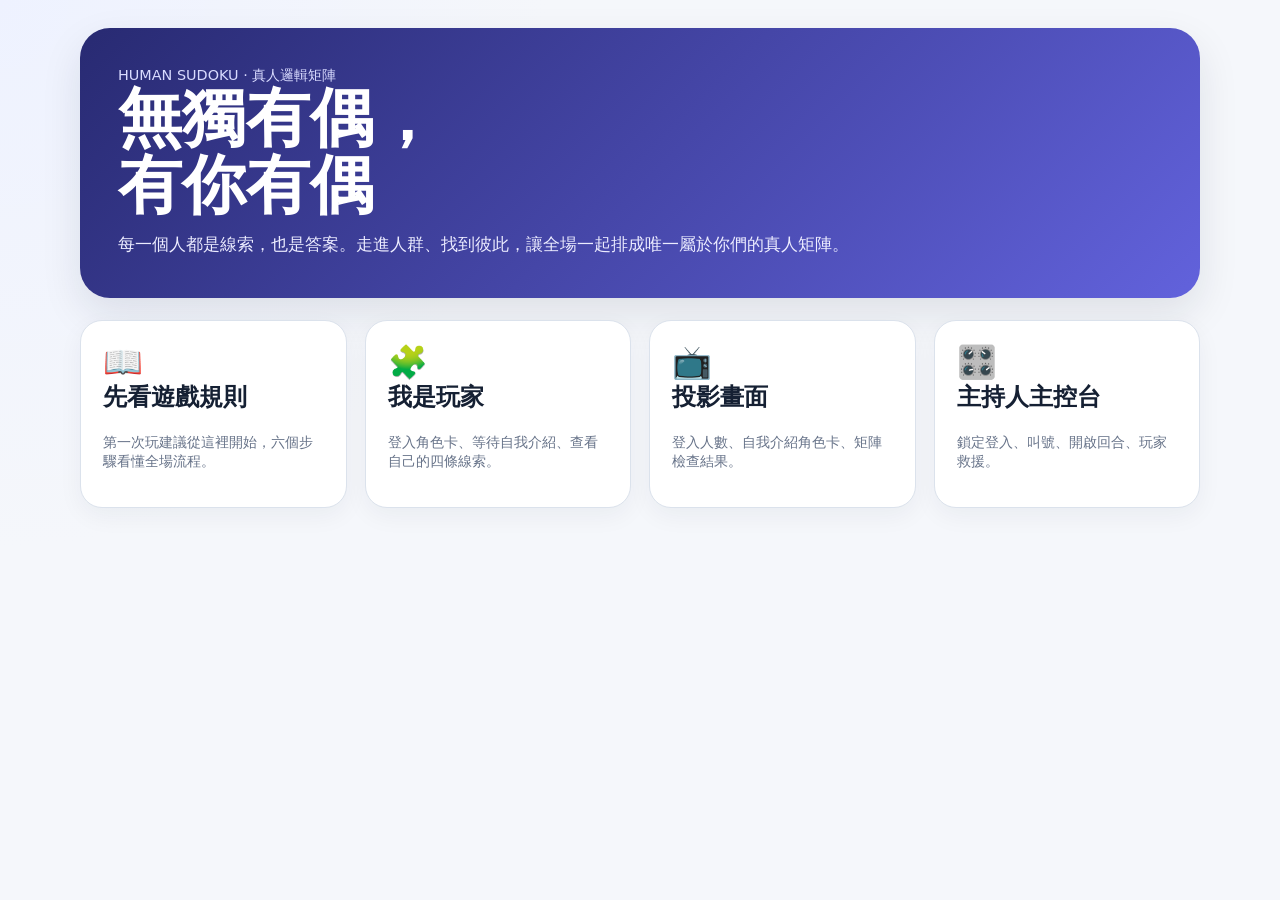
<file: index.html>
<!doctype html><html lang="zh-Hant"><head><meta charset="utf-8"><meta name="viewport" content="width=device-width,initial-scale=1"><title>無獨有偶，有你有偶</title><link rel="stylesheet" href="styles.css"></head><body><main class="wrap">
<section class="hero"><div class="small" style="color:#d9dbff">HUMAN SUDOKU · 真人邏輯矩陣</div><h1>無獨有偶，<br>有你有偶</h1><p>每一個人都是線索，也是答案。走進人群、找到彼此，讓全場一起排成唯一屬於你們的真人矩陣。</p></section>
<section class="grid cards">
<a class="card navcard" href="rules.html"><div class="icon">📖</div><h2>先看遊戲規則</h2><p class="small">第一次玩建議從這裡開始，六個步驟看懂全場流程。</p></a>
<a class="card navcard" href="player.html"><div class="icon">🧩</div><h2>我是玩家</h2><p class="small">登入角色卡、等待自我介紹、查看自己的四條線索。</p></a>
<a class="card navcard" href="screen.html"><div class="icon">📺</div><h2>投影畫面</h2><p class="small">登入人數、自我介紹角色卡、矩陣檢查結果。</p></a>
<a class="card navcard" href="admin.html"><div class="icon">🎛️</div><h2>主持人主控台</h2><p class="small">鎖定登入、叫號、開啟回合、玩家救援。</p></a>
</section></main></body></html>
</file>
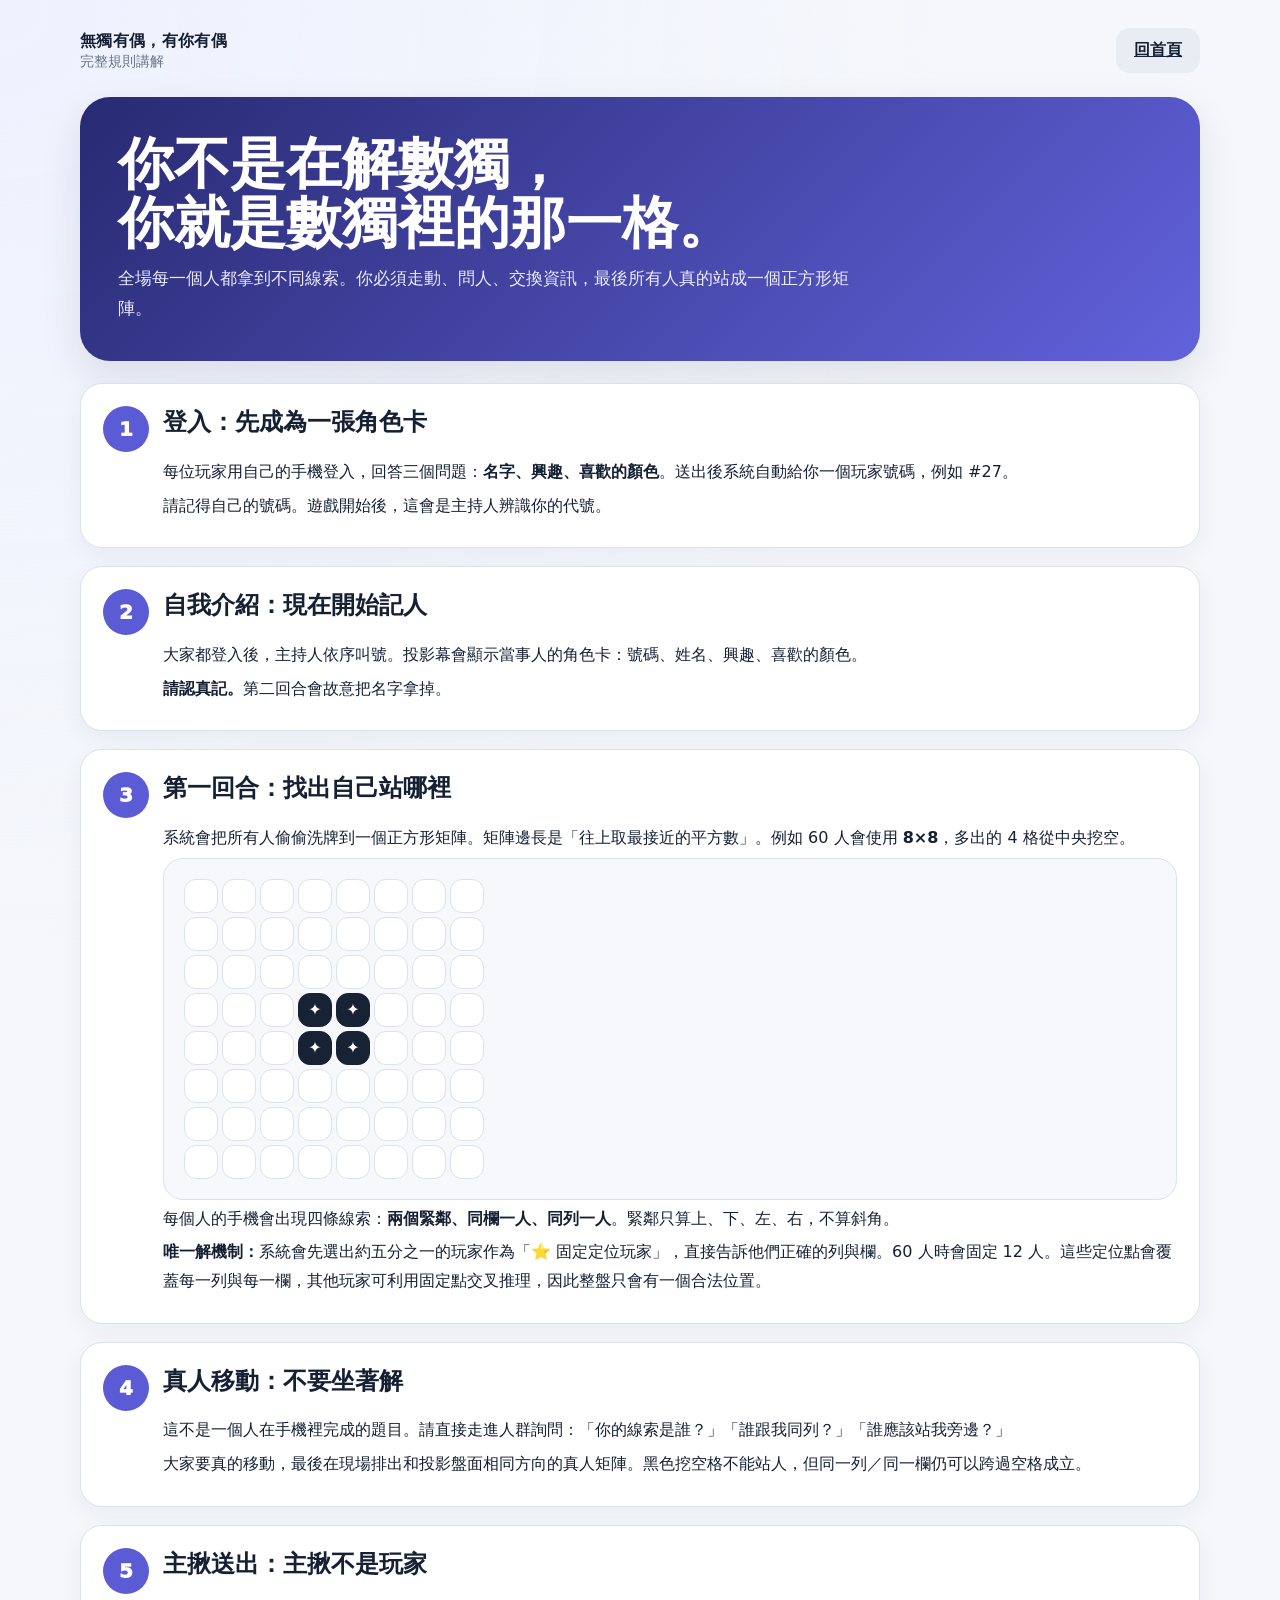
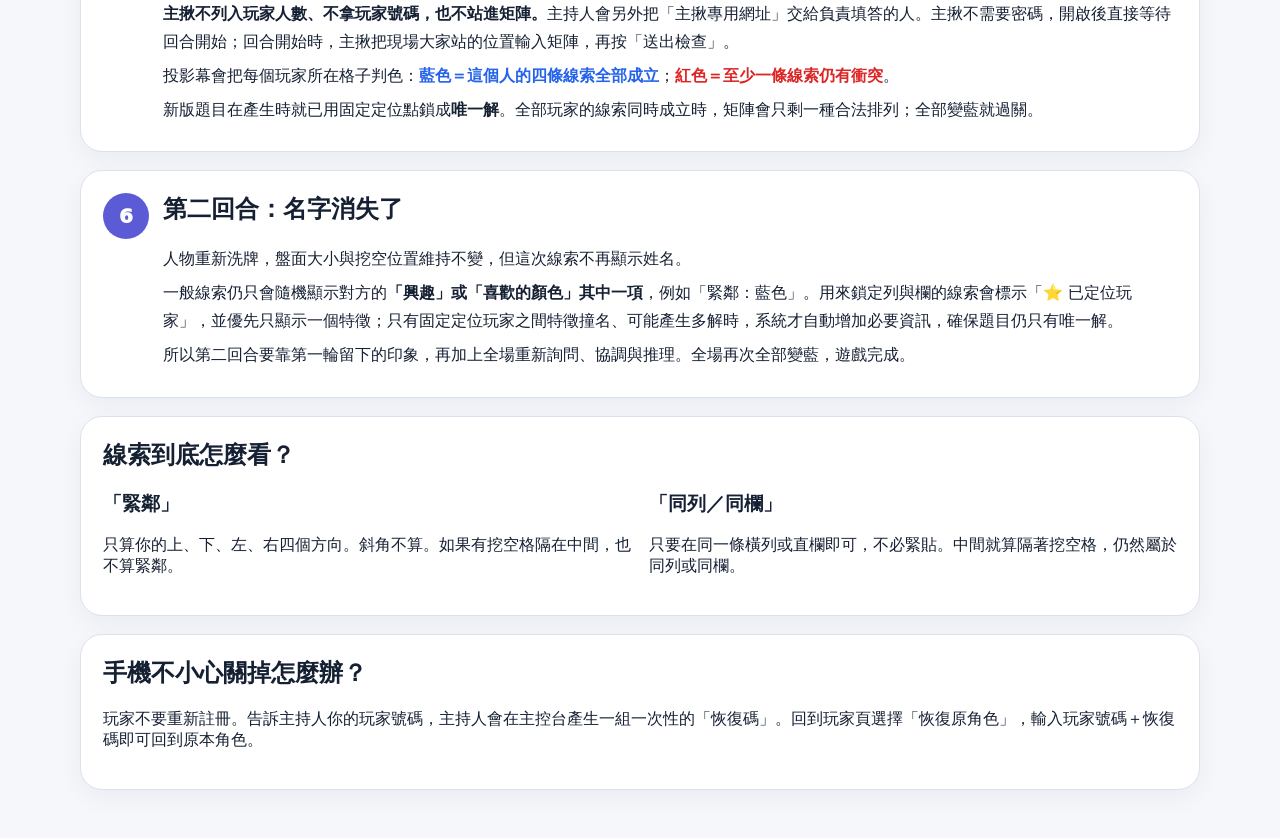
<file: rules.html>
<!doctype html><html lang="zh-Hant"><head><meta charset="utf-8"><meta name="viewport" content="width=device-width,initial-scale=1"><title>遊戲規則｜無獨有偶，有你有偶</title><link rel="stylesheet" href="styles.css"></head><body><main class="wrap"><div class="topbar"><div><div class="brand">無獨有偶，有你有偶</div><div class="small">完整規則講解</div></div><a class="btn" href="index.html">回首頁</a></div>
<section class="hero"><h1 style="font-size:clamp(2rem,5vw,3.5rem)">你不是在解數獨，<br>你就是數獨裡的那一格。</h1><p>全場每一個人都拿到不同線索。你必須走動、問人、交換資訊，最後所有人真的站成一個正方形矩陣。</p></section>
<section class="grid" style="margin-top:22px">
<div class="card rule-step"><div class="step-no">1</div><div><h2>登入：先成為一張角色卡</h2><p>每位玩家用自己的手機登入，回答三個問題：<b>名字、興趣、喜歡的顏色</b>。送出後系統自動給你一個玩家號碼，例如 #27。</p><p>請記得自己的號碼。遊戲開始後，這會是主持人辨識你的代號。</p></div></div>
<div class="card rule-step"><div class="step-no">2</div><div><h2>自我介紹：現在開始記人</h2><p>大家都登入後，主持人依序叫號。投影幕會顯示當事人的角色卡：號碼、姓名、興趣、喜歡的顏色。</p><p><b>請認真記。</b>第二回合會故意把名字拿掉。</p></div></div>
<div class="card rule-step"><div class="step-no">3</div><div><h2>第一回合：找出自己站哪裡</h2><p>系統會把所有人偷偷洗牌到一個正方形矩陣。矩陣邊長是「往上取最接近的平方數」。例如 60 人會使用 <b>8×8</b>，多出的 4 格從中央挖空。</p><div class="rule-demo"><div class="matrix" style="grid-template-columns:repeat(8,34px);gap:4px" id="demo"></div></div><p>每個人的手機會出現四條線索：<b>兩個緊鄰、同欄一人、同列一人</b>。緊鄰只算上、下、左、右，不算斜角。</p><p><b>唯一解機制：</b>系統會先選出約五分之一的玩家作為「⭐ 固定定位玩家」，直接告訴他們正確的列與欄。60 人時會固定 12 人。這些定位點會覆蓋每一列與每一欄，其他玩家可利用固定點交叉推理，因此整盤只會有一個合法位置。</p></div></div>
<div class="card rule-step"><div class="step-no">4</div><div><h2>真人移動：不要坐著解</h2><p>這不是一個人在手機裡完成的題目。請直接走進人群詢問：「你的線索是誰？」「誰跟我同列？」「誰應該站我旁邊？」</p><p>大家要真的移動，最後在現場排出和投影盤面相同方向的真人矩陣。黑色挖空格不能站人，但同一列／同一欄仍可以跨過空格成立。</p></div></div>
<div class="card rule-step"><div class="step-no">5</div><div><h2>主揪送出：主揪不是玩家</h2><p><b>主揪不列入玩家人數、不拿玩家號碼，也不站進矩陣。</b>主持人會另外把「主揪專用網址」交給負責填答的人。主揪不需要密碼，開啟後直接等待回合開始；回合開始時，主揪把現場大家站的位置輸入矩陣，再按「送出檢查」。</p><p>投影幕會把每個玩家所在格子判色：<b style="color:#2563eb">藍色＝這個人的四條線索全部成立</b>；<b style="color:#dc2626">紅色＝至少一條線索仍有衝突</b>。</p><p>新版題目在產生時就已用固定定位點鎖成<b>唯一解</b>。全部玩家的線索同時成立時，矩陣會只剩一種合法排列；全部變藍就過關。</p></div></div>
<div class="card rule-step"><div class="step-no">6</div><div><h2>第二回合：名字消失了</h2><p>人物重新洗牌，盤面大小與挖空位置維持不變，但這次線索不再顯示姓名。</p><p>一般線索仍只會隨機顯示對方的<b>「興趣」或「喜歡的顏色」其中一項</b>，例如「緊鄰：藍色」。用來鎖定列與欄的線索會標示「⭐ 已定位玩家」，並優先只顯示一個特徵；只有固定定位玩家之間特徵撞名、可能產生多解時，系統才自動增加必要資訊，確保題目仍只有唯一解。</p><p>所以第二回合要靠第一輪留下的印象，再加上全場重新詢問、協調與推理。全場再次全部變藍，遊戲完成。</p></div></div>
<div class="card"><h2>線索到底怎麼看？</h2><div class="split"><div><h3>「緊鄰」</h3><p>只算你的上、下、左、右四個方向。斜角不算。如果有挖空格隔在中間，也不算緊鄰。</p></div><div><h3>「同列／同欄」</h3><p>只要在同一條橫列或直欄即可，不必緊貼。中間就算隔著挖空格，仍然屬於同列或同欄。</p></div></div></div>
<div class="card"><h2>手機不小心關掉怎麼辦？</h2><p>玩家不要重新註冊。告訴主持人你的玩家號碼，主持人會在主控台產生一組一次性的「恢復碼」。回到玩家頁選擇「恢復原角色」，輸入玩家號碼＋恢復碼即可回到原本角色。</p></div>
</section></main><script>const d=document.querySelector('#demo');const holes=new Set(['3,3','3,4','4,3','4,4']);for(let r=0;r<8;r++)for(let c=0;c<8;c++){const x=document.createElement('div');x.className='cell'+(holes.has(`${r},${c}`)?' hole':'');x.style.width='34px';x.textContent=holes.has(`${r},${c}`)?'✦':'';d.appendChild(x)}</script></body></html>
</file>
<file: styles.css>
:root{
  --bg:#f5f7fb;--panel:#ffffff;--text:#152033;--muted:#677389;--line:#dbe2ec;
  --accent:#5b5bd6;--accent2:#7a79ef;--blue:#2563eb;--bluebg:#dbeafe;
  --red:#dc2626;--redbg:#fee2e2;--green:#15803d;--greenbg:#dcfce7;--hole:#182235;
  --shadow:0 16px 40px rgba(24,34,53,.10);--radius:22px;
}
*{box-sizing:border-box}html{font-family:Inter,"Noto Sans TC",system-ui,-apple-system,BlinkMacSystemFont,"Segoe UI",sans-serif;background:var(--bg);color:var(--text)}body{margin:0;min-height:100vh;background:radial-gradient(circle at top left,#eef2ff 0,transparent 35%),var(--bg)}a{color:inherit}button,input,select{font:inherit}button{cursor:pointer}.wrap{width:min(1120px,calc(100% - 28px));margin:0 auto;padding:28px 0 48px}.topbar{display:flex;gap:16px;align-items:center;justify-content:space-between;margin-bottom:24px}.brand{font-weight:900;letter-spacing:.02em}.small{font-size:.9rem;color:var(--muted)}.hero{padding:38px;border-radius:30px;background:linear-gradient(135deg,#282a72,#6262dc);color:#fff;box-shadow:var(--shadow)}.hero h1{margin:0 0 10px;font-size:clamp(2rem,6vw,4rem);line-height:1.05}.hero p{margin:0;max-width:760px;font-size:1.05rem;line-height:1.8;color:#ececff}.grid{display:grid;gap:18px}.grid.cards{grid-template-columns:repeat(auto-fit,minmax(210px,1fr));margin-top:22px}.card{background:var(--panel);border:1px solid var(--line);border-radius:var(--radius);padding:22px;box-shadow:0 8px 24px rgba(24,34,53,.05)}.card h2,.card h3{margin-top:0}.navcard{text-decoration:none;transition:.2s transform,.2s box-shadow}.navcard:hover{transform:translateY(-3px);box-shadow:var(--shadow)}.icon{font-size:2rem}.btn{border:0;border-radius:14px;padding:12px 18px;font-weight:800;background:#e8ecf3;color:var(--text)}.btn.primary{background:var(--accent);color:#fff}.btn.blue{background:var(--blue);color:#fff}.btn.red{background:var(--red);color:#fff}.btn.green{background:var(--green);color:#fff}.btn:disabled{opacity:.45;cursor:not-allowed}.actions{display:flex;flex-wrap:wrap;gap:10px}.form{display:grid;gap:14px}.field{display:grid;gap:7px}.field label{font-weight:800}.field input,.field select{width:100%;padding:13px 14px;border:1px solid var(--line);border-radius:13px;background:#fff;color:var(--text);font-size:16px}.notice{padding:14px 16px;border-radius:14px;background:#eef2ff;color:#383a82}.notice.error{background:var(--redbg);color:#991b1b}.notice.ok{background:var(--greenbg);color:#166534}.hidden{display:none!important}.status-pill{display:inline-flex;align-items:center;gap:8px;border-radius:999px;padding:8px 12px;background:#eef2ff;color:#40429a;font-weight:800}.big-number{font-size:clamp(4rem,20vw,9rem);font-weight:950;line-height:1}.profile-card{display:grid;gap:16px;text-align:center}.profile-card .name{font-size:clamp(2rem,8vw,4rem);font-weight:950}.profile-meta{display:grid;grid-template-columns:repeat(2,minmax(0,1fr));gap:14px}.meta-box{padding:18px;border:1px solid var(--line);border-radius:18px;background:#fafbfe}.meta-box strong{display:block;font-size:1.25rem;margin-top:6px}.clues{display:grid;gap:12px}.clue{padding:16px;border-radius:17px;background:#f7f8fc;border:1px solid var(--line);display:grid;grid-template-columns:auto 1fr;gap:12px;align-items:center}.clue b{font-size:1.08rem}.matrix-wrap{overflow:auto;padding:4px}.matrix{display:grid;gap:6px;min-width:max-content;margin:auto}.cell{width:clamp(44px,9vw,72px);aspect-ratio:1;border:1px solid var(--line);border-radius:12px;background:#fff;display:flex;align-items:center;justify-content:center;font-weight:900;position:relative;user-select:none}.cell.hole{background:var(--hole);border-color:var(--hole);color:#fff}.cell.blue{background:var(--bluebg);border-color:#60a5fa;color:#1d4ed8}.cell.red{background:var(--redbg);border-color:#f87171;color:#b91c1c}.cell.selected{outline:4px solid rgba(91,91,214,.25);border-color:var(--accent)}.cell small{position:absolute;left:5px;top:3px;color:var(--muted);font-weight:600;font-size:.6rem}.player-palette{display:flex;flex-wrap:wrap;gap:8px}.player-chip{min-width:52px;padding:10px 12px;border:1px solid var(--line);background:#fff;border-radius:12px;font-weight:900}.player-chip.used{opacity:.3;text-decoration:line-through}.rule-step{display:grid;grid-template-columns:46px 1fr;gap:14px;align-items:start}.step-no{width:46px;height:46px;border-radius:50%;display:grid;place-items:center;background:var(--accent);color:white;font-weight:950;font-size:1.25rem}.rule-step p{margin:.3rem 0;line-height:1.8}.rule-demo{padding:20px;border-radius:20px;background:#f7f8fc;border:1px solid var(--line)}.kpi{font-size:clamp(2rem,7vw,4rem);font-weight:950}.screen-body{background:#0f172a;color:#f8fafc;min-height:100vh}.screen-body .wrap{width:min(1400px,calc(100% - 40px))}.screen-panel{background:#162033;border:1px solid #27344d;border-radius:26px;padding:28px}.screen-title{font-size:clamp(2rem,5vw,5rem);font-weight:950}.screen-sub{font-size:clamp(1.1rem,2vw,2rem);color:#cbd5e1}.screen-body .cell{width:clamp(54px,7vw,96px);background:#202c42;border-color:#3b4a66;color:#fff}.screen-body .cell.hole{background:#050a13}.screen-body .cell.blue{background:#164e9e;border-color:#3b82f6}.screen-body .cell.red{background:#7f1d1d;border-color:#ef4444}.toolbar{display:flex;flex-wrap:wrap;gap:10px;align-items:center;justify-content:space-between}.split{display:grid;grid-template-columns:1fr 1fr;gap:18px}@media(max-width:760px){.wrap{width:min(100% - 20px,1120px);padding-top:16px}.hero{padding:24px}.split{grid-template-columns:1fr}.profile-meta{grid-template-columns:1fr}.topbar{align-items:flex-start;flex-direction:column}.cell{width:42px;border-radius:9px}.screen-body .cell{width:48px}}

.cell.anchor{background:#fff7d6;border-color:#f2b633;color:#8a5a00;box-shadow:inset 0 0 0 2px rgba(242,182,51,.18)}.cell.anchor::after{content:"★";position:absolute;right:4px;top:2px;font-size:.65rem;color:#d99a00}.clue.anchor-hint{background:#fff7d6;border-color:#f2b633;color:#6f4a00}.screen-body .cell.anchor{background:#6b4f10;border-color:#f6c453;color:#fff7d6}.screen-body .cell.anchor::after{color:#ffd86b}
.cell.anchor.blue{background:var(--bluebg);border-color:#60a5fa;color:#1d4ed8}.cell.anchor.red{background:var(--redbg);border-color:#f87171;color:#b91c1c}.screen-body .cell.anchor.blue{background:#164e9e;border-color:#3b82f6;color:#fff}.screen-body .cell.anchor.red{background:#7f1d1d;border-color:#ef4444;color:#fff}\n
</file>
